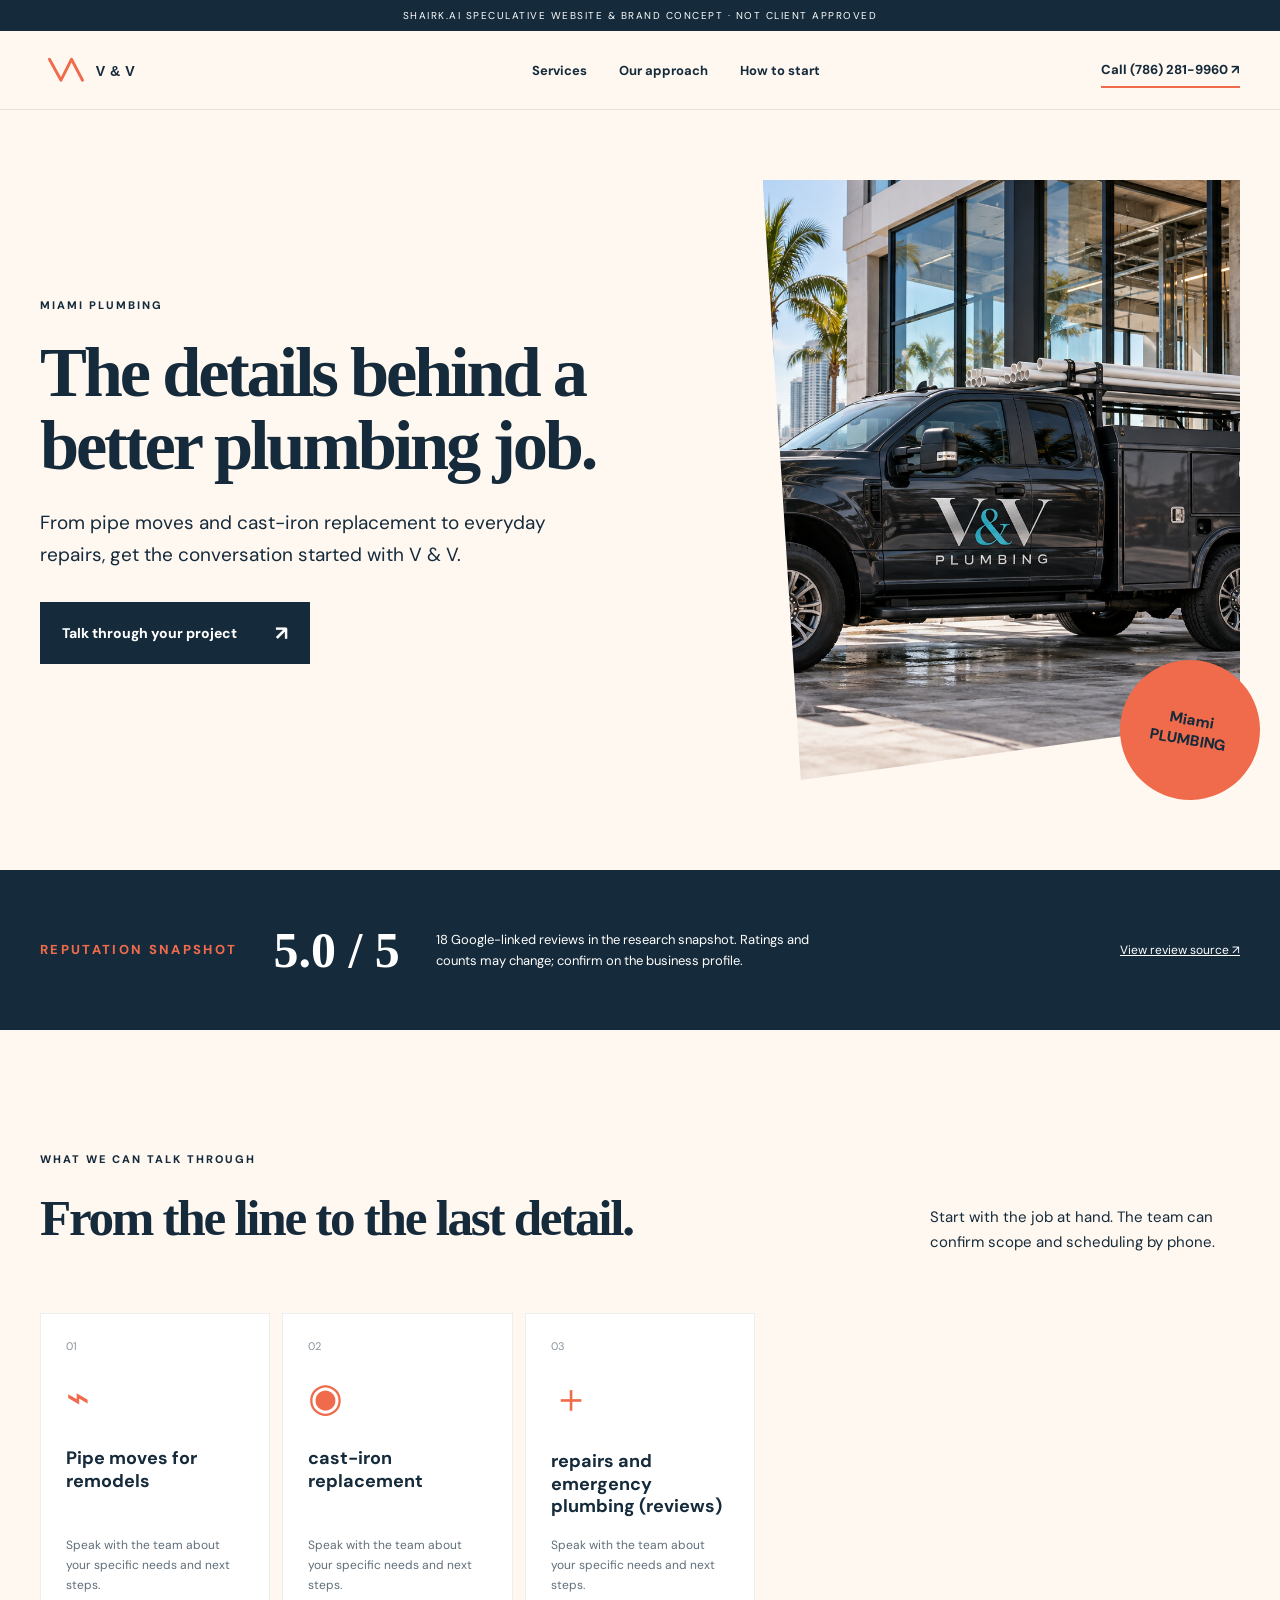
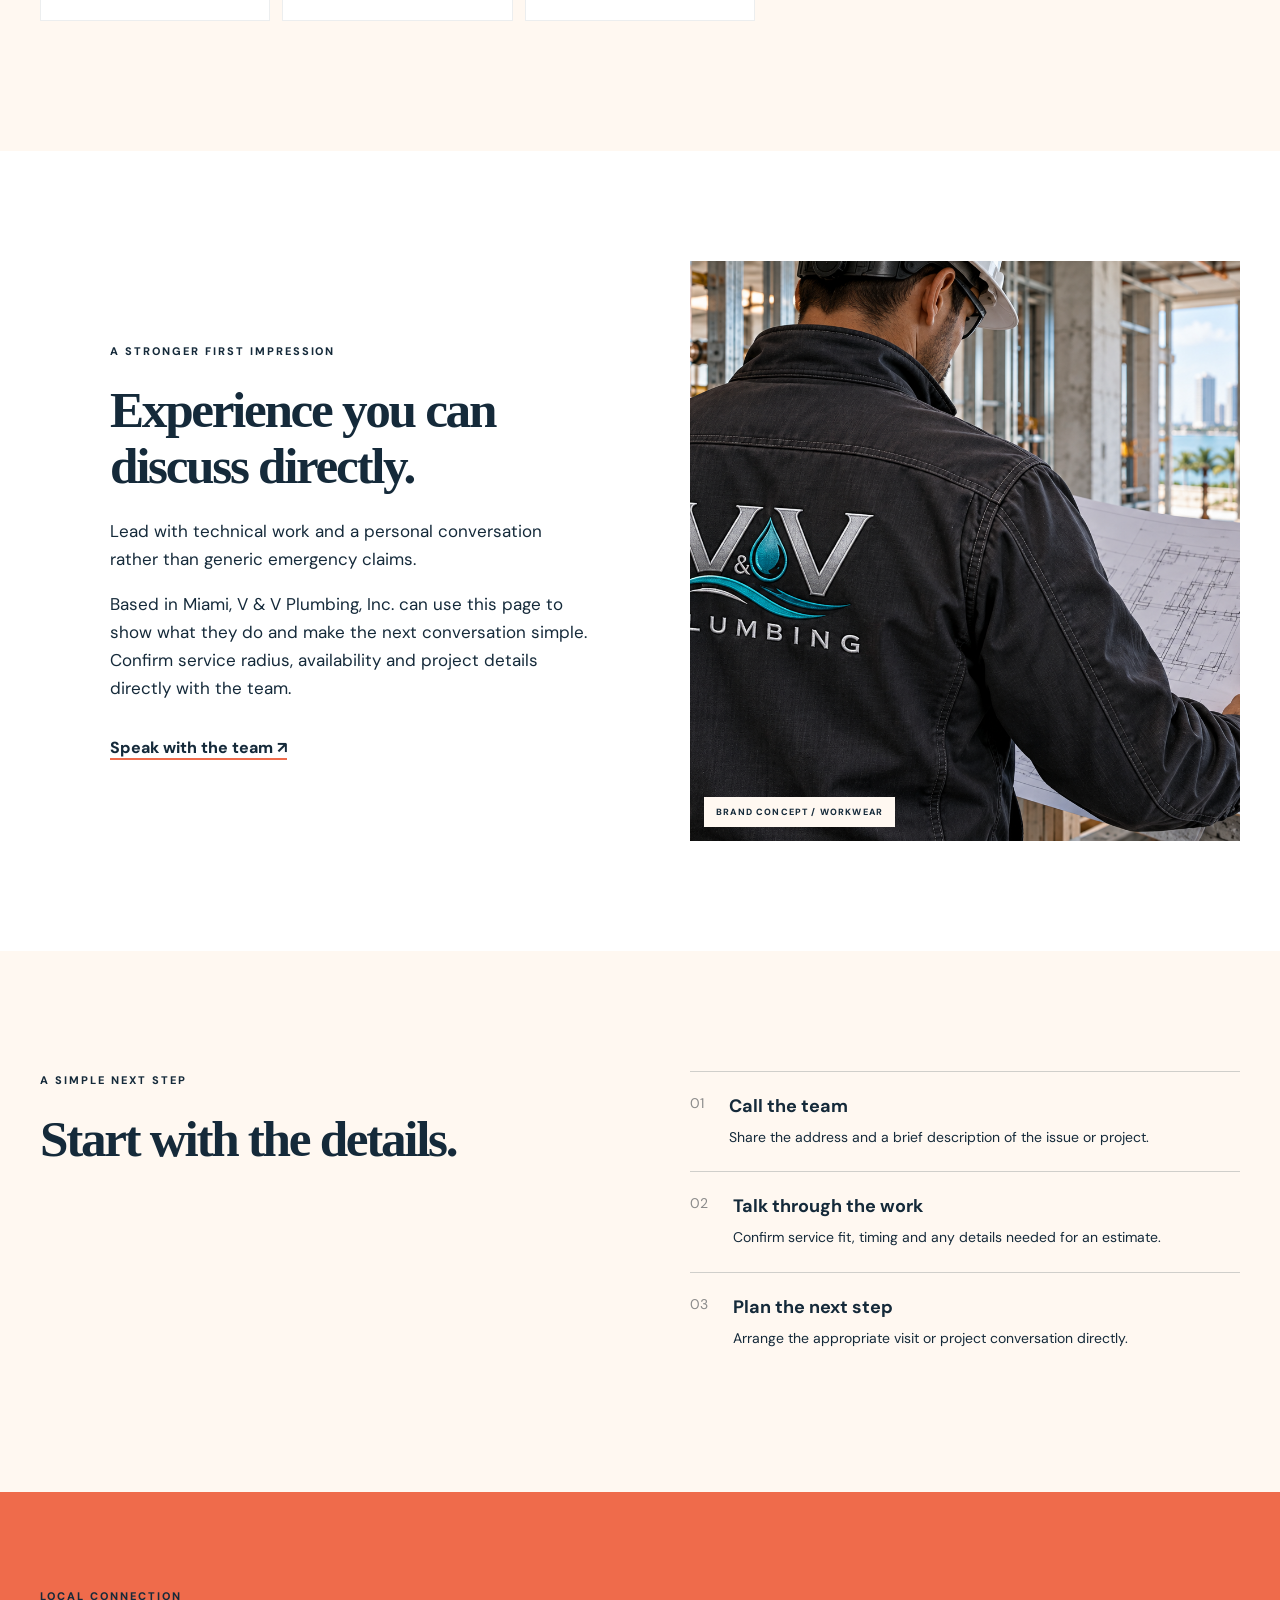
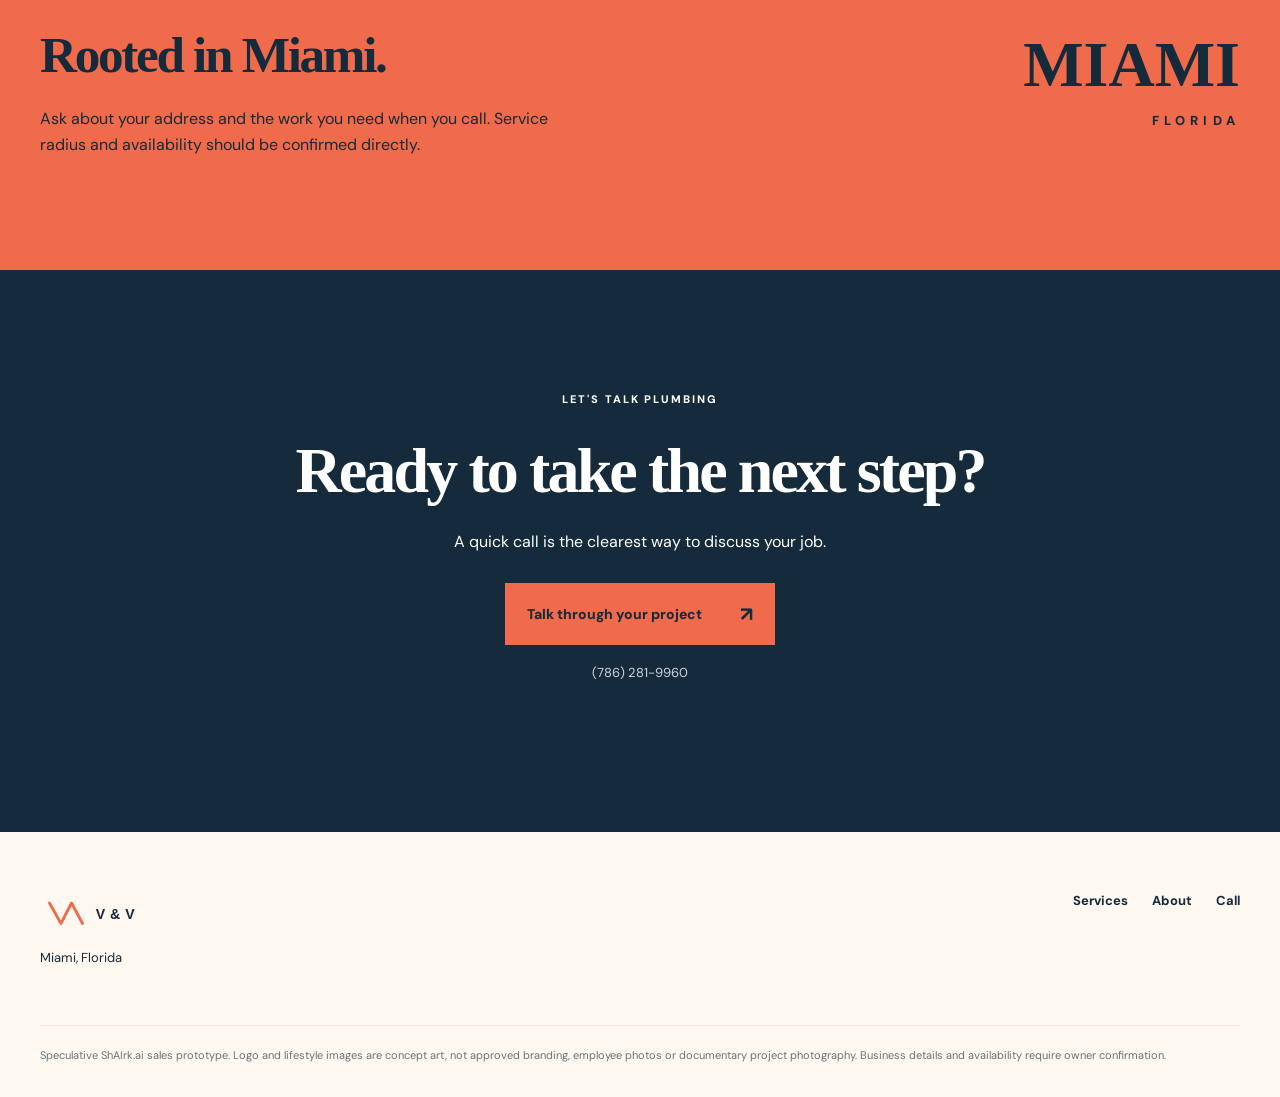
<file: index.html>
<!doctype html><html lang="en"><head><meta charset="utf-8"><meta name="viewport" content="width=device-width,initial-scale=1"><meta name="theme-color" content="#152a3a"><meta name="description" content="Concept landing page for V &amp; V Plumbing, Inc.: explore plumbing services and call (786) 281-9960."><title>V &amp; V Plumbing, Inc. | Plumbing in Miami</title><link rel="icon" href="assets/favicon.svg" type="image/svg+xml"><link rel="stylesheet" href="styles.css"></head>
    <body class="style-2"><div class="concept-ribbon">SHAIRK.AI SPECULATIVE WEBSITE & BRAND CONCEPT · NOT CLIENT APPROVED</div><header class="site-header"><div class="wrap nav"><a class="brand" href="#top" aria-label="V &amp; V Plumbing, Inc. home"><img src="assets/logo-concept-a.svg" alt="V &amp; V Plumbing, Inc. concept logo"></a><nav aria-label="Main navigation"><a href="#services">Services</a><a href="#about">Our approach</a><a href="#process">How to start</a></nav><a class="nav-call" href="tel:+17862819960">Call (786) 281-9960 ↗</a></div></header><main id="top"><section class="hero wrap"><div class="hero-copy"><p class="eyebrow">MIAMI PLUMBING</p><h1>The details behind a better plumbing job.</h1><p class="lead">From pipe moves and cast-iron replacement to everyday repairs, get the conversation started with V &amp; V.</p><a class="button" href="tel:+17862819960">Talk through your project <span>↗</span></a></div><div class="hero-media framed"><img src="assets/brand-vehicle.png" alt="Speculative branded service vehicle concept" loading="eager"><div class="hero-stamp">Miami<br>PLUMBING</div></div></section><section class="review-band" aria-label="Reputation snapshot"><div class="wrap review-inner"><p class="eyebrow">REPUTATION SNAPSHOT</p><strong>5.0 / 5</strong><p>18 Google-linked reviews in the research snapshot. Ratings and counts may change; confirm on the business profile.</p><a href="https://reviews.birdeye.com/v-v-plumbing-inc-171255977427547" target="_blank" rel="noopener noreferrer">View review source ↗</a></div></section><section class="services wrap" id="services"><div class="section-heading"><div><p class="eyebrow">WHAT WE CAN TALK THROUGH</p><h2>From the line to the last detail.</h2></div><p>Start with the job at hand. The team can confirm scope and scheduling by phone.</p></div><div class="service-grid"><article class="service-card"><span class="service-index">01</span><span class="service-symbol" aria-hidden="true">⌁</span><h3>Pipe moves for remodels</h3><p>Speak with the team about your specific needs and next steps.</p></article><article class="service-card"><span class="service-index">02</span><span class="service-symbol" aria-hidden="true">◉</span><h3>cast-iron replacement</h3><p>Speak with the team about your specific needs and next steps.</p></article><article class="service-card"><span class="service-index">03</span><span class="service-symbol" aria-hidden="true">＋</span><h3>repairs and emergency plumbing (reviews)</h3><p>Speak with the team about your specific needs and next steps.</p></article></div></section>
    <section class="story alternate" id="about"><div class="wrap story-grid"><div class="story-media"><img src="assets/brand-workwear.png" alt="Speculative branded workwear concept" loading="lazy"><span class="caption">BRAND CONCEPT / WORKWEAR</span></div><div class="story-copy"><p class="eyebrow">A STRONGER FIRST IMPRESSION</p><h2>Experience you can discuss directly.</h2><p>Lead with technical work and a personal conversation rather than generic emergency claims.</p><p>Based in Miami, V &amp; V Plumbing, Inc. can use this page to show what they do and make the next conversation simple. Confirm service radius, availability and project details directly with the team.</p><a class="text-link" href="tel:+17862819960">Speak with the team ↗</a></div></div></section>
    <section class="process wrap" id="process"><div><p class="eyebrow">A SIMPLE NEXT STEP</p><h2>Start with the details.</h2></div><ol><li><span>01</span><div><strong>Call the team</strong><p>Share the address and a brief description of the issue or project.</p></div></li><li><span>02</span><div><strong>Talk through the work</strong><p>Confirm service fit, timing and any details needed for an estimate.</p></div></li><li><span>03</span><div><strong>Plan the next step</strong><p>Arrange the appropriate visit or project conversation directly.</p></div></li></ol></section><section class="area" id="area"><div class="wrap area-inner"><div><p class="eyebrow">LOCAL CONNECTION</p><h2>Rooted in Miami.</h2><p>Ask about your address and the work you need when you call. Service radius and availability should be confirmed directly.</p></div><div class="area-mark">MIAMI<span>FLORIDA</span></div></div></section><section class="final-cta"><div class="wrap"><p class="eyebrow">LET'S TALK PLUMBING</p><h2>Ready to take the next step?</h2><p>A quick call is the clearest way to discuss your job.</p><a class="button" href="tel:+17862819960">Talk through your project <span>↗</span></a><p class="phone-print">(786) 281-9960</p></div></section></main><footer><div class="wrap footer-grid"><div><img src="assets/logo-concept-a.svg" alt="V &amp; V Plumbing, Inc. concept logo"><p>Miami, Florida</p></div><div><a href="#services">Services</a><a href="#about">About</a><a href="tel:+17862819960">Call</a></div></div><p class="disclaimer wrap">Speculative ShAIrk.ai sales prototype. Logo and lifestyle images are concept art, not approved branding, employee photos or documentary project photography. Business details and availability require owner confirmation.</p></footer><a class="mobile-call" href="tel:+17862819960">Talk through your project ↗</a></body></html>
</file>
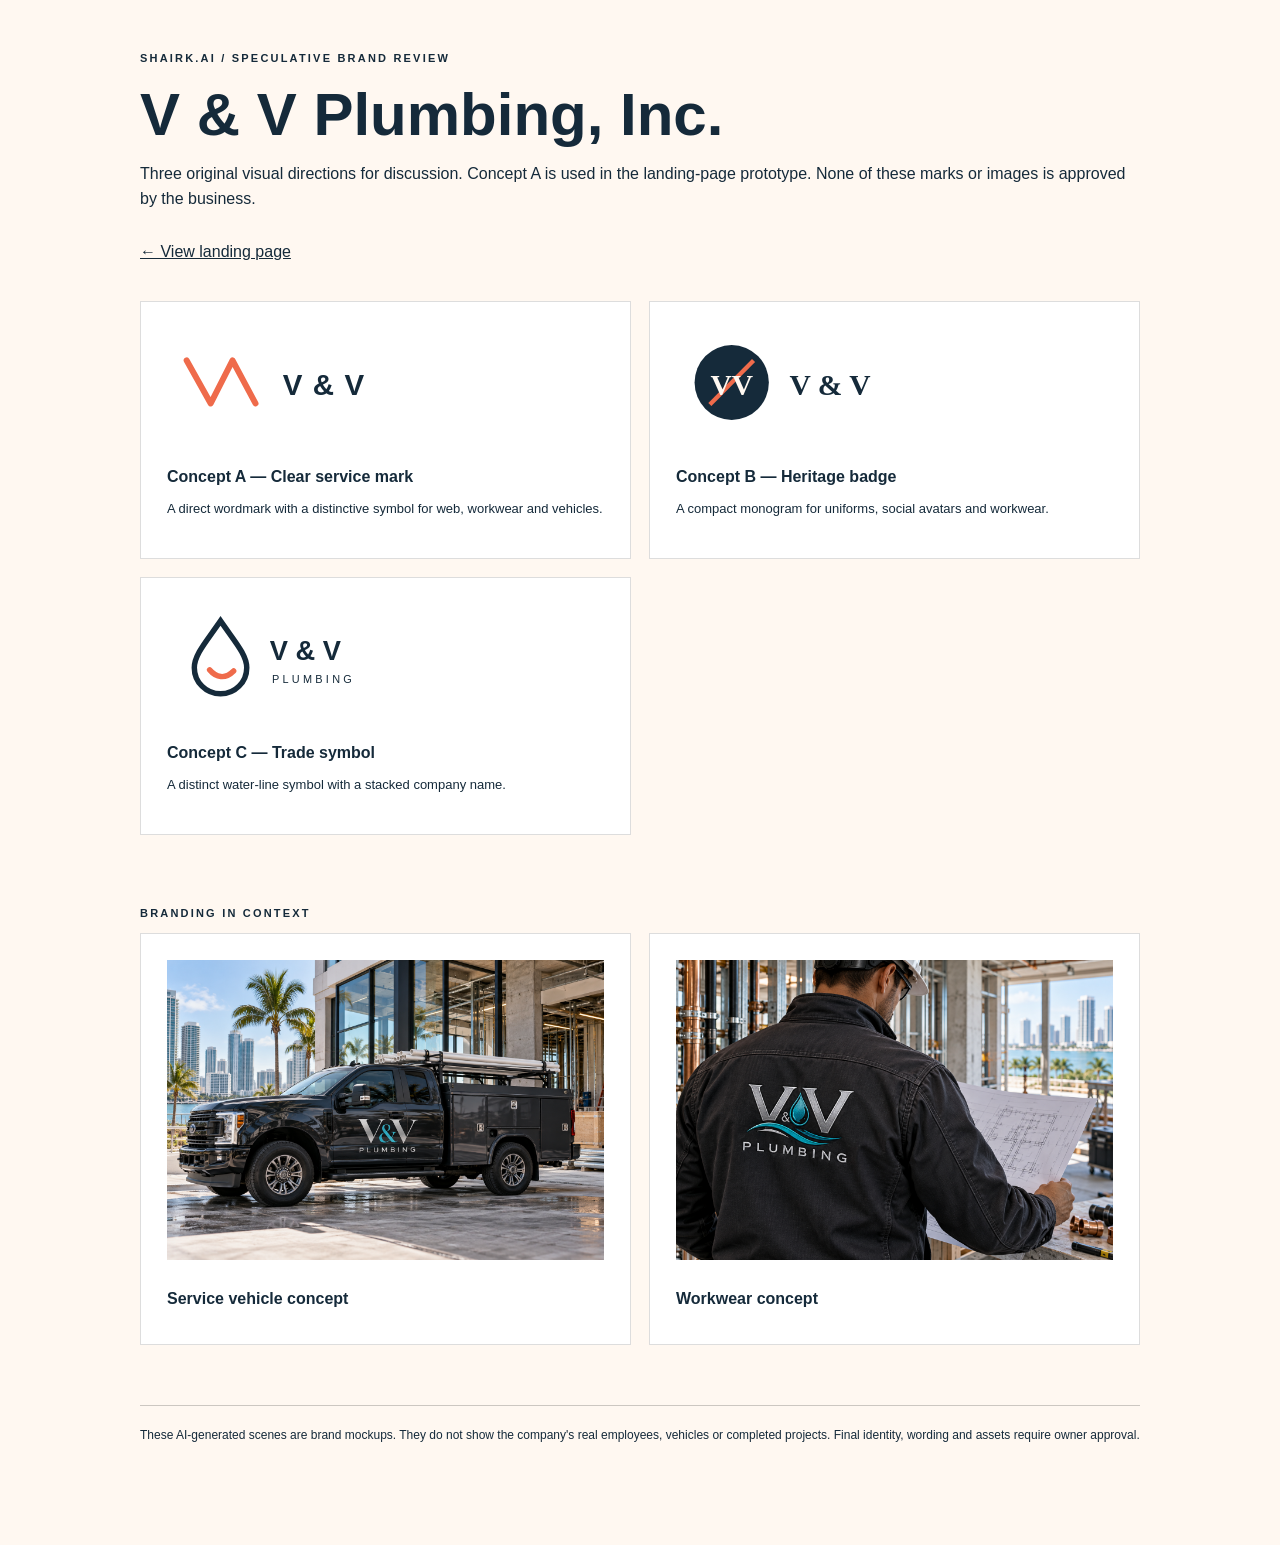
<file: logo-review.html>
<!doctype html><html lang="en"><head><meta charset="utf-8"><meta name="viewport" content="width=device-width,initial-scale=1"><title>V &amp; V Plumbing, Inc. | Brand concept review</title><style>body{margin:0;background:#fff8f1;color:#152a3a;font-family:Arial,sans-serif}main{width:min(1000px,calc(100% - 36px));margin:50px auto 100px}.eyebrow{font-size:11px;letter-spacing:.2em;font-weight:bold}h1{font-size:clamp(34px,5vw,60px);line-height:1.05;margin:16px 0}p{line-height:1.55}a{color:inherit}.back{display:inline-block;margin:15px 0 40px}.grid{display:grid;grid-template-columns:1fr 1fr;gap:18px}.card{background:white;padding:26px;border:1px solid #0002}.card img{width:100%;height:110px;object-fit:contain;object-position:left}.card h2{font-size:16px;margin:26px 0 10px}.card p{font-size:13px}.card img.concept-photo{width:100%;height:300px;object-fit:cover}.photos{margin-top:70px}.note{font-size:12px;border-top:1px solid #0003;padding-top:20px;margin-top:60px}@media(max-width:700px){.grid{grid-template-columns:1fr}}</style></head><body><main><p class="eyebrow">SHAIRK.AI / SPECULATIVE BRAND REVIEW</p><h1>V &amp; V Plumbing, Inc.</h1><p>Three original visual directions for discussion. Concept A is used in the landing-page prototype. None of these marks or images is approved by the business.</p><a class="back" href="/">← View landing page</a><div class="grid"><article class="card"><img src="assets/logo-concept-a.svg" alt="Clean professional wordmark"><h2>Concept A — Clear service mark</h2><p>A direct wordmark with a distinctive symbol for web, workwear and vehicles.</p></article><article class="card"><img src="assets/logo-concept-b.svg" alt="Monogram badge"><h2>Concept B — Heritage badge</h2><p>A compact monogram for uniforms, social avatars and workwear.</p></article><article class="card"><img src="assets/logo-concept-c.svg" alt="Water drop trade icon"><h2>Concept C — Trade symbol</h2><p>A distinct water-line symbol with a stacked company name.</p></article></div><div class="photos"><p class="eyebrow">BRANDING IN CONTEXT</p><div class="grid"><article class="card"><img class="concept-photo" src="assets/brand-vehicle.png" alt="Speculative branded service vehicle concept"><h2>Service vehicle concept</h2></article><article class="card"><img class="concept-photo" src="assets/brand-workwear.png" alt="Speculative branded workwear concept"><h2>Workwear concept</h2></article></div></div><p class="note">These AI-generated scenes are brand mockups. They do not show the company's real employees, vehicles or completed projects. Final identity, wording and assets require owner approval.</p></main></body></html>
</file>
<file: styles.css>
@import url('https://fonts.googleapis.com/css2?family=DM+Sans:wght@400;500;600;700;800&family=Manrope:wght@400;500;600;700;800&display=swap');
    :root{--ink:#152a3a;--accent:#ef6b4b;--paper:#fff8f1;--font-head:Trebuchet MS;--font-body:'DM Sans',Arial,sans-serif}*{box-sizing:border-box}html{scroll-behavior:smooth}body{margin:0;color:var(--ink);background:var(--paper);font-family:var(--font-body)}a{color:inherit;text-decoration:none}img{display:block;max-width:100%}.wrap{width:min(1200px,calc(100% - 48px));margin:auto}.concept-ribbon{background:var(--ink);color:white;text-align:center;font-size:10px;letter-spacing:.15em;padding:9px 15px}.site-header{background:var(--paper);border-bottom:1px solid rgba(20,40,50,.1);position:sticky;top:0;z-index:20;backdrop-filter:blur(16px)}.nav{display:flex;align-items:center;justify-content:space-between;gap:28px;min-height:78px}.brand img{width:210px;max-height:52px}nav{display:flex;gap:32px;font-size:13px;font-weight:700}nav a:hover,.text-link:hover{text-decoration:underline}.nav-call{font-size:13px;font-weight:800;border-bottom:2px solid var(--accent);padding:8px 0;white-space:nowrap}.eyebrow{font-size:11px;letter-spacing:.18em;font-weight:800;text-transform:uppercase;margin:0 0 22px}h1,h2,h3,p{margin-top:0}h1,h2{font-family:var(--font-head);letter-spacing:-.045em}h1{font-size:clamp(48px,5.5vw,86px);line-height:1.03;margin:0 0 26px}h2{font-size:clamp(38px,4vw,60px);line-height:1.08;margin:0 0 24px}h3{font-size:21px;line-height:1.25}p{line-height:1.65}.hero{display:grid;grid-template-columns:1fr 1fr;gap:clamp(40px,6vw,90px);align-items:center;min-height:690px;padding-top:70px;padding-bottom:90px}.hero-copy{max-width:600px}.hero-copy .lead{font-size:19px;max-width:540px;margin-bottom:32px}.button{display:inline-flex;align-items:center;justify-content:space-between;gap:38px;background:var(--ink);color:white;font-weight:800;font-size:14px;padding:18px 22px;min-width:245px;transition:transform .2s,background .2s}.button:hover{transform:translateY(-3px);background:#263e50}.button span{font-size:20px}.hero-media{position:relative;min-width:0}.hero-media img{width:100%;height:540px;object-fit:cover}.caption{position:absolute;bottom:14px;left:14px;background:var(--paper);padding:9px 12px;font-size:9px;letter-spacing:.13em;font-weight:800}.rating{display:flex;gap:16px;align-items:center;margin-top:46px;padding-top:25px;border-top:1px solid rgba(30,40,40,.2)}.rating strong{font-size:30px;white-space:nowrap}.rating span{font-size:12px;line-height:1.4}.hero-stamp{position:absolute;right:-20px;bottom:-20px;background:var(--accent);width:140px;height:140px;border-radius:50%;display:grid;place-content:center;text-align:center;font-size:15px;font-weight:800;transform:rotate(10deg)}.review-band{background:var(--ink);color:white}.review-inner{display:flex;align-items:center;gap:36px;min-height:160px}.review-inner .eyebrow{margin:0;min-width:160px;color:var(--accent)}.review-inner strong{font-size:50px;font-family:var(--font-head);white-space:nowrap}.review-inner p{font-size:13px;max-width:390px;margin:0}.review-inner a{font-size:12px;text-decoration:underline;margin-left:auto;white-space:nowrap}.services{padding-top:120px;padding-bottom:130px}.section-heading{display:flex;justify-content:space-between;align-items:end;gap:40px;margin-bottom:44px}.section-heading>p{max-width:310px;font-size:15px}.service-grid{display:grid;grid-template-columns:repeat(5,1fr);gap:12px}.service-card{background:white;min-height:265px;padding:25px;display:flex;flex-direction:column;border:1px solid rgba(20,40,50,.08)}.service-index{font-size:11px;opacity:.5}.service-symbol{font-size:40px;color:var(--accent);margin:18px 0 24px}.service-card h3{font-size:18px;flex:1}.service-card p{font-size:12px;margin:0;opacity:.68}.story{background:white;padding:110px 0}.story-grid{display:grid;grid-template-columns:1fr 1fr;align-items:center;gap:100px}.story-media{position:relative}.story-media img{width:100%;height:580px;object-fit:cover}.story-copy{max-width:480px}.story-copy p:not(.eyebrow){font-size:17px}.text-link{display:inline-block;border-bottom:2px solid var(--accent);font-weight:800;margin-top:18px}.process{display:grid;grid-template-columns:1fr 1fr;gap:100px;padding-top:120px;padding-bottom:120px}.process ol{padding:0;margin:0;list-style:none}.process li{display:flex;gap:25px;padding:22px 0;border-top:1px solid rgba(20,40,50,.2)}.process li span{color:#8b8b8b;font-size:14px}.process li strong{font-size:18px}.process li p{font-size:14px;margin:8px 0 0}.area{background:var(--accent);padding:95px 0}.area-inner{display:flex;justify-content:space-between;align-items:center;gap:50px}.area-inner>div:first-child{max-width:540px}.area-mark{font-family:var(--font-head);font-size:clamp(35px,5vw,78px);font-weight:bold;line-height:1;text-align:right}.area-mark span{display:block;font:800 13px var(--font-body);letter-spacing:.4em;margin-top:15px}.final-cta{background:var(--ink);color:white;text-align:center;padding:120px 0}.final-cta h2{font-size:clamp(45px,5vw,75px)}.final-cta p{margin-bottom:28px}.final-cta .button{background:var(--accent);color:var(--ink)}.phone-print{font-size:13px;margin-top:17px;opacity:.8}footer{background:var(--paper);padding:60px 0 32px}.footer-grid{display:flex;justify-content:space-between;align-items:start}.footer-grid img{width:210px}.footer-grid p{font-size:13px;margin:12px 0}.footer-grid>div:last-child{display:flex;gap:24px;font-size:13px;font-weight:700}.disclaimer{border-top:1px solid rgba(20,40,50,.12);padding-top:20px;margin-top:45px;font-size:11px;opacity:.65}.mobile-call{display:none}
    .style-0 .hero-media img,.style-5 .hero-media img{border-radius:48% 48% 4px 4px}.style-1{background:#eaf6f5}.style-1 .hero{grid-template-columns:1.08fr .92fr}.style-1 .hero-media img{border-radius:4px 120px 4px 4px}.style-2 .hero{grid-template-columns:1.15fr .85fr}.style-2 .hero-media img{height:600px;clip-path:polygon(0 0,100% 0,100% 90%,8% 100%)}.style-3 .hero{background:var(--ink);color:white;width:100%;padding-left:max(24px,calc((100vw - 1200px)/2));padding-right:max(24px,calc((100vw - 1200px)/2))}.style-3 .hero .button{background:var(--accent);color:var(--ink)}.style-3 .hero-media img{border:14px solid white;transform:rotate(2deg)}.style-4 .hero-media img{border-radius:220px 220px 0 0}.style-4 .hero{grid-template-columns:.9fr 1.1fr}.style-5 .hero{grid-template-columns:1.05fr .95fr}.style-5 .hero-media img{border-radius:50% 50% 0 0}.style-6 .hero-media img{border-radius:50% 50% 8px 8px}.style-6 .services{background:var(--ink);color:white;width:100%;padding-left:max(24px,calc((100vw - 1200px)/2));padding-right:max(24px,calc((100vw - 1200px)/2))}.style-6 .service-card{color:var(--ink)}.style-7 .hero{grid-template-columns:1fr 1.1fr}.style-7 .hero-media img{border-radius:14px;box-shadow:20px 20px 0 var(--accent)}.style-8 .hero{background:var(--accent);width:100%;padding-left:max(24px,calc((100vw - 1200px)/2));padding-right:max(24px,calc((100vw - 1200px)/2))}.style-8 .hero-media img{border-radius:50%}.style-9 .hero-media img{border-radius:180px 180px 18px 18px}.style-9 .hero{grid-template-columns:1fr .85fr}.alternate .story-grid{direction:rtl}.alternate .story-grid>*{direction:ltr}.process-alt{grid-template-columns:.8fr 1.2fr}.process-alt li{background:white;margin-bottom:8px;padding:24px;border:0}
    @media(max-width:950px){nav{display:none}.service-grid{grid-template-columns:repeat(3,1fr)}.story-grid{gap:50px}.review-inner{flex-wrap:wrap;padding:28px 0;gap:16px}.review-inner a{margin-left:0}}
    @media(max-width:700px){.wrap{width:min(100% - 32px,560px)}.concept-ribbon{font-size:8px}.nav{min-height:68px}.brand img{width:150px}.nav-call{display:none}.hero,.style-1 .hero,.style-2 .hero,.style-3 .hero,.style-4 .hero,.style-5 .hero,.style-7 .hero,.style-8 .hero,.style-9 .hero{display:flex;flex-direction:column;align-items:stretch;gap:34px;min-height:0;padding-top:45px;padding-bottom:55px}.hero .hero-media{order:2}.hero .hero-copy{order:1}.hero-media img,.style-2 .hero-media img{height:350px}h1{font-size:clamp(42px,11vw,66px)}h2{font-size:38px}.hero-copy .lead{font-size:16px}.rating{margin-top:30px}.review-inner{display:grid;grid-template-columns:1fr 1fr}.review-inner .eyebrow{grid-column:span 2}.review-inner strong{font-size:40px}.review-inner p{font-size:11px}.review-inner a{grid-column:span 2}.services{padding-top:75px;padding-bottom:80px}.section-heading{display:block}.service-grid{grid-template-columns:1fr 1fr}.service-card{min-height:220px;padding:18px}.service-card h3{font-size:16px}.service-card p{font-size:11px}.story{padding:75px 0}.story-grid,.process{display:flex;flex-direction:column;gap:35px}.story-media img{height:360px}.process{padding-top:80px;padding-bottom:80px}.process ol{width:100%}.area{padding:65px 0}.area-inner{display:block}.area-mark{text-align:left;margin-top:40px}.final-cta{padding:85px 0}.footer-grid{display:block}.footer-grid>div:last-child{margin-top:25px}.mobile-call{display:block;position:fixed;bottom:0;left:0;width:100%;padding:17px;text-align:center;background:var(--accent);color:var(--ink);font-size:14px;font-weight:800;z-index:30;box-shadow:0 -4px 24px #0002}footer{padding-bottom:100px}}
    @media(max-width:420px){.service-grid{grid-template-columns:1fr}.service-card{min-height:170px}.hero-media img{height:290px}.hero-stamp{width:100px;height:100px;font-size:11px;right:0}}
    @media(prefers-reduced-motion:reduce){html{scroll-behavior:auto}.button{transition:none}}
</file>
